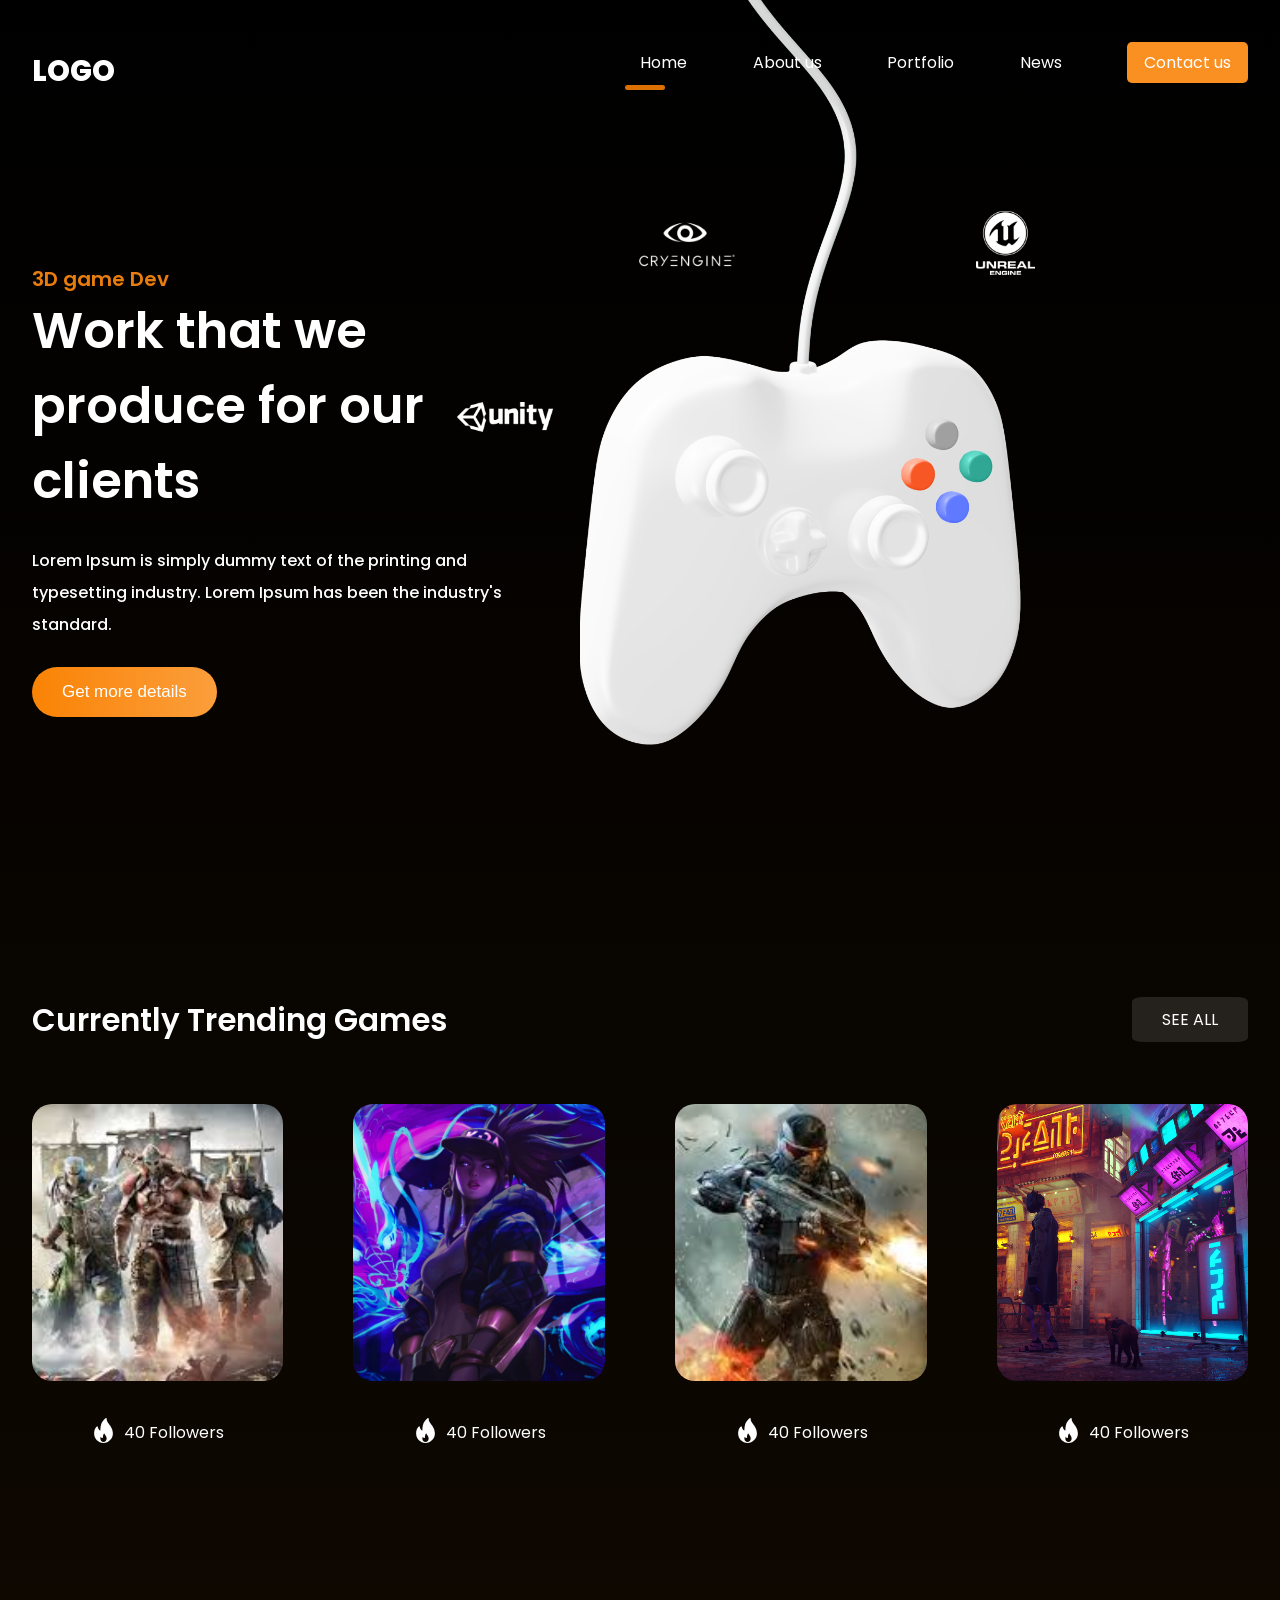
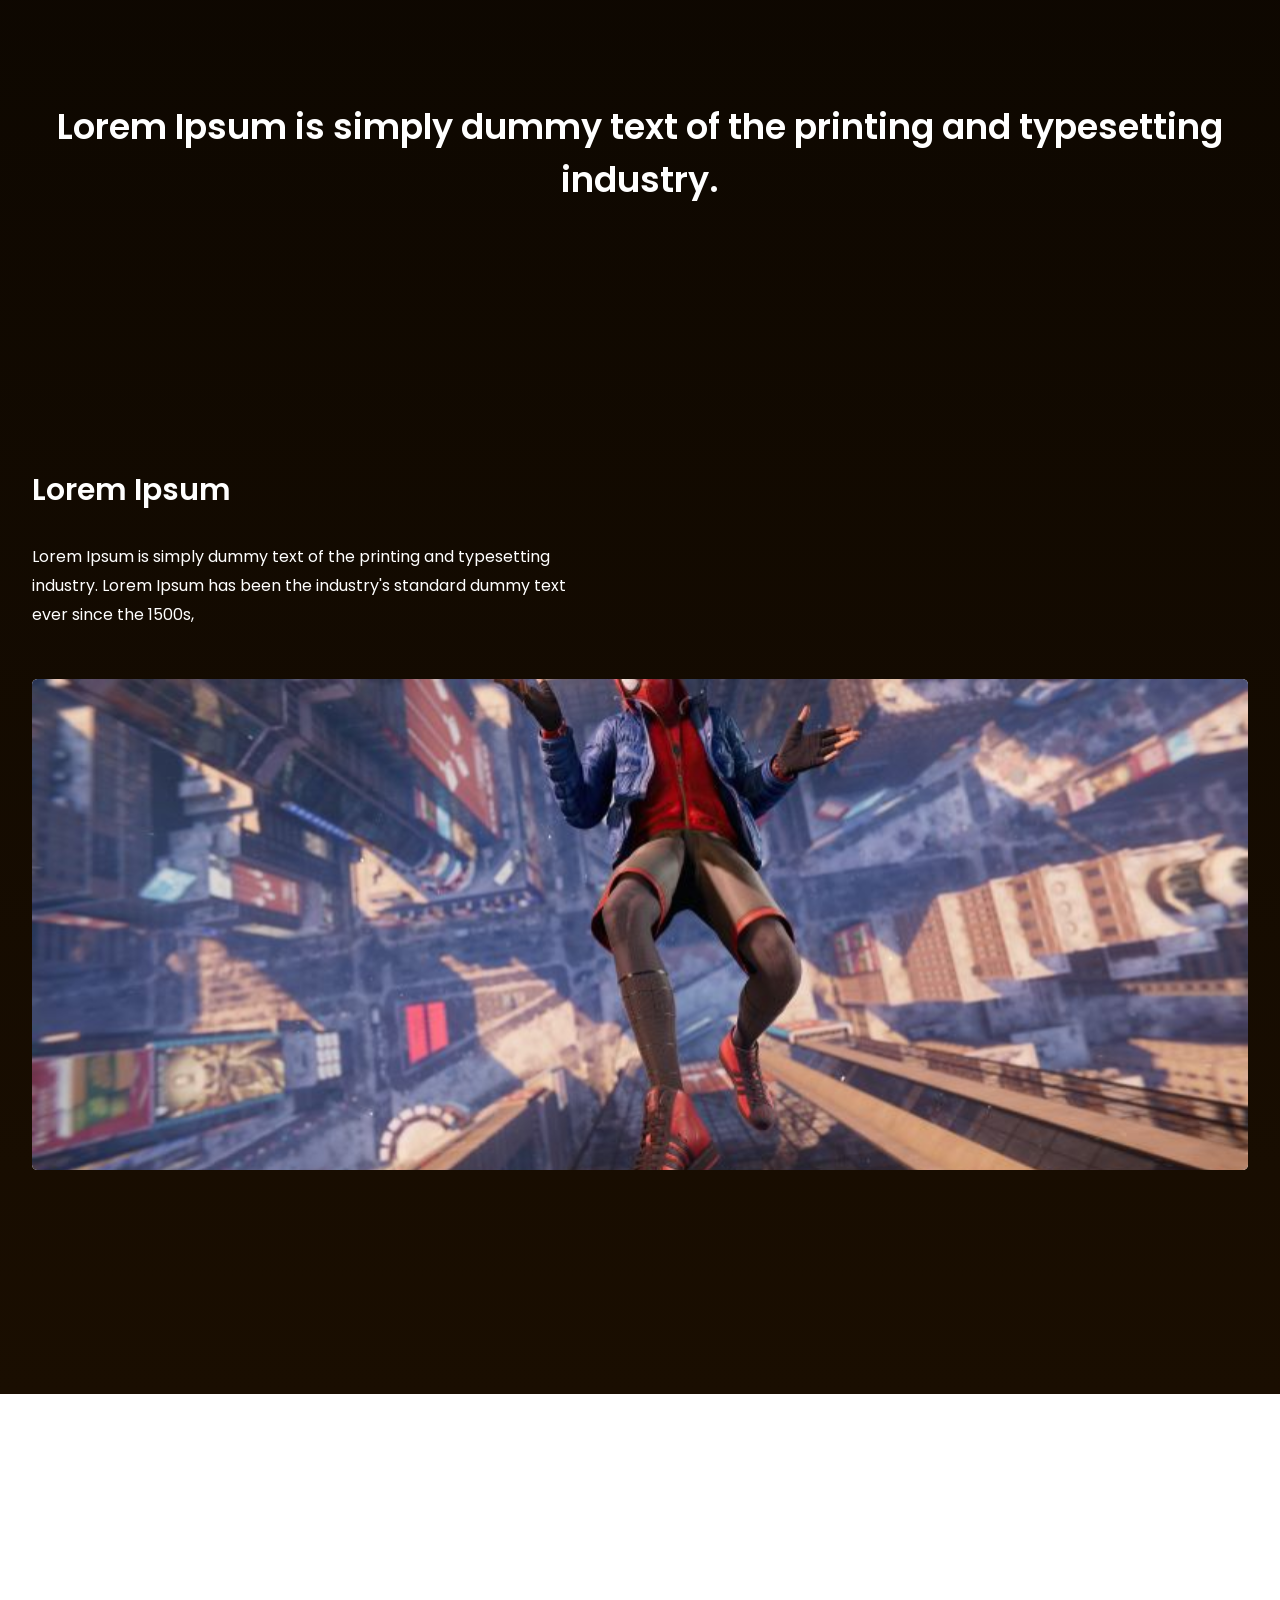
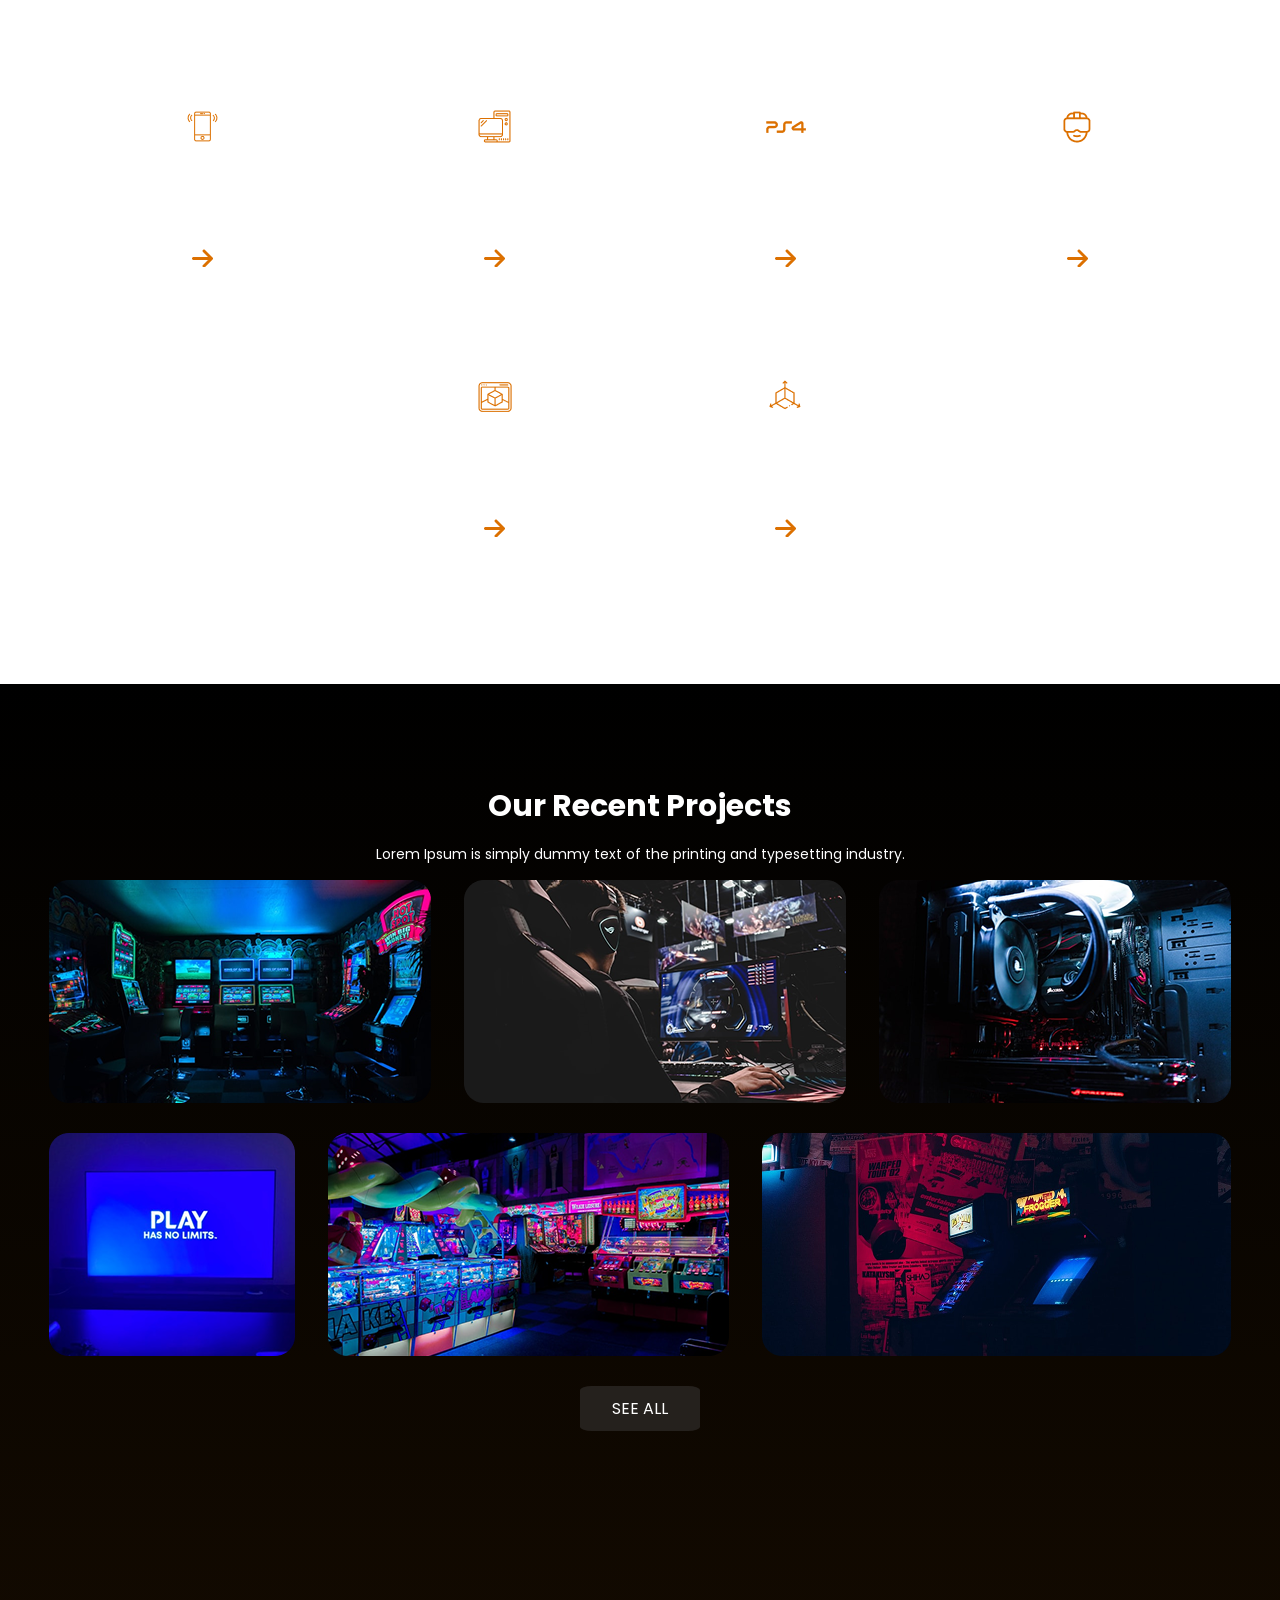
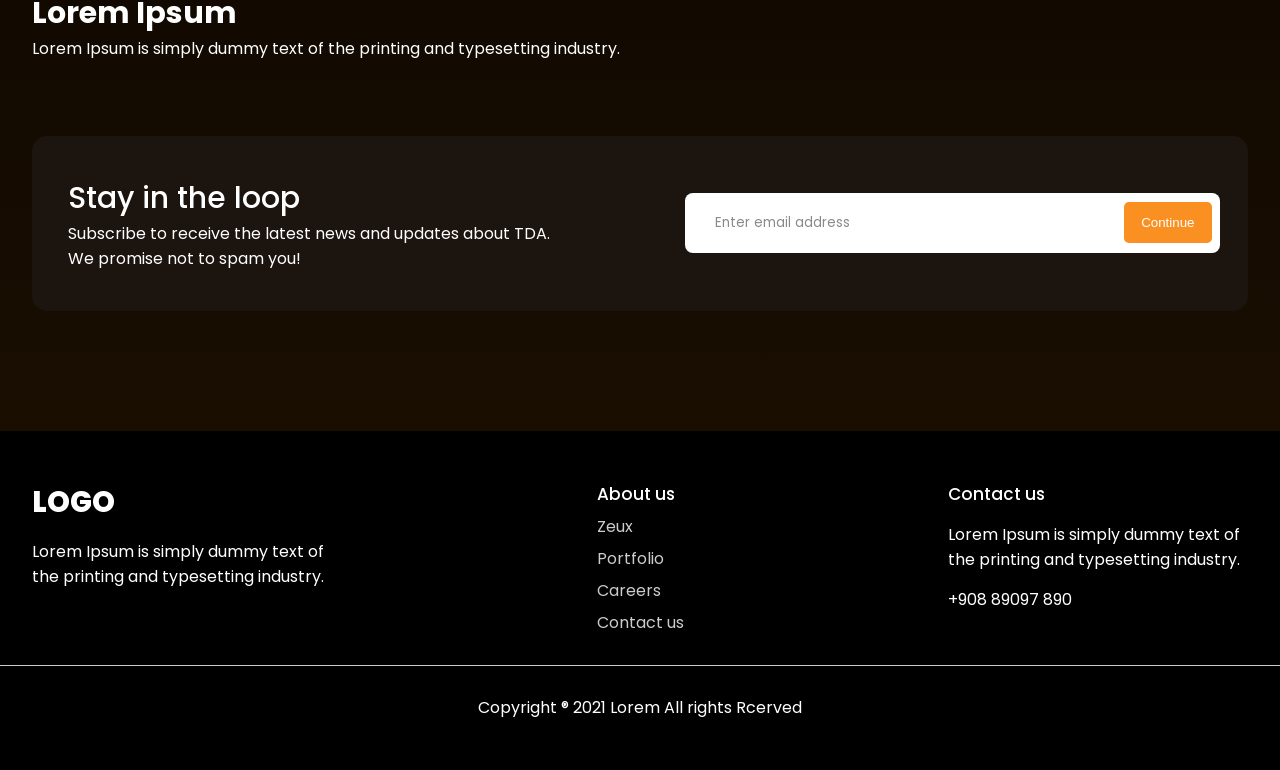
<file: index.html>
<!DOCTYPE html>
<html lang="en">
<head>
    <meta charset="UTF-8">
    <meta name="viewport" content="width=device-width, initial-scale=1.0">
    <title>Game Website</title>
    <link rel="stylesheet" href="/css/main.css">
</head>
<body>
    <div class="wrapper">
        <header class="container">
            <span class="logo">logo</span>
            <nav>
                <ul>
                    <li class="active"><a href="/">Home</a></li>
                    <li><a href="/about.html">About us</a></li>
                    <li><a href="#">Portfolio</a></li>
                    <li><a href="#">News</a></li>
                    <li class="btn"><a href="/contacts.html">Contact us</a></li>
                </ul>
            </nav>
            <div class="burger">
                <span></span>
                <span></span>
                <span></span>
            </div>
        </header>
    
        <div class="hero container">
            <div class="hero--info">
                <h2>3D game Dev</h2>
                <h1>Work that we produce for our clients</h1>
                <p>Lorem Ipsum is simply dummy text of the printing and typesetting industry. Lorem Ipsum has been the industry's standard.</p>
                <button class="btn">Get more details</button>
            </div>
            <img src="img/joystick.svg" alt="">
        </div>

        <div class="container trending">
            <a href="#" class="see-all">SEE ALL</a>
            <h3>Currently Trending Games</h3>
            <div class="games">
                <div class="block">
                    <img src="/img/game1.svg" alt="">
                    <span><img src="/img/fire.svg" alt="">40 Followers</span>
                </div>
                <div class="block">
                    <img src="/img/game2.svg" alt="">
                    <span><img src="/img/fire.svg" alt="">40 Followers</span>
                </div>
                <div class="block">
                    <img src="/img/game3.svg" alt="">
                    <span><img src="/img/fire.svg" alt="">40 Followers</span>
                </div>
                <div class="block">
                    <img src="/img/game4.svg" alt="">
                    <span><img src="/img/fire.svg" alt="">40 Followers</span>
                </div>
            </div>
        </div>

        <div class="container big-text">
            <p>Lorem Ipsum is simply dummy text of the printing and typesetting industry.</p>
        </div>

        <div class="container banner">
            <h3>Lorem Ipsum</h3>
            <p>Lorem Ipsum is simply dummy text of the printing and typesetting industry. Lorem Ipsum has been the industry's standard dummy text ever since the 1500s,</p>
            <img src="/img/banner.svg" alt="">
        </div>
    </div>

    <div class="features">
        <div class="container">
            <h3>Lorem Ipsum is simply dummy text of the printing and typesetting industry.</h3>
            <p>Lorem Ipsum is simply dummy text of the printing and typesetting industry. Lorem Ipsum has been the industry's standard dummy text ever since the 1500s,</p>
            <div class="info">
                <div class="block">
                    <img src="/img/feature1.png" alt="">
                    <p>Mobile Game Development</p>
                    <img src="/img/arrow.png" alt="">
                </div>
                <div class="block">
                    <img src="/img/feature2.png" alt="">
                    <p>PC Game Development</p>
                    <img src="/img/arrow.png" alt="">
                </div>
                <div class="block">
                    <img src="/img/feature3.png" alt="">
                    <p>PS4 Game Development</p>
                    <img src="/img/arrow.png" alt="">
                </div>
                <div class="block">
                    <img src="/img/feature4.png" alt="">
                    <p>AR/VR Solutions</p>
                    <img src="/img/arrow.png" alt="">
                </div>
                <div class="block">
                    <img src="/img/feature5.png" alt="">
                    <p>AR/ VR design</p>
                    <img src="/img/arrow.png" alt="">
                </div>
                <div class="block">
                    <img src="/img/feature6.png" alt="">
                    <p>3D Modelings</p>
                    <img src="/img/arrow.png" alt="">
                </div>
            </div>
        </div>
    </div>

    <div class="wrapper">
        <div class="container projects">
            <h3>Our Recent Projects</h3>
            <p>Lorem Ipsum is simply dummy text of the printing and typesetting industry.</p>
            <div class="images">
                <img src="/img/project1.png" alt="">
                <img src="/img/project2.png" alt="">
                <img src="/img/project3.png" alt="">
            </div>
            <div class="images">
                <img src="/img/project4.png" alt="">
                <img src="/img/project5.png" alt="">
                <img src="/img/project6.png" alt="">
            </div>
            <a href="" class="see-all">SEE ALL</a>
        </div>

        <div class="container email">
            <h3>Lorem Ipsum</h3>
            <p>Lorem Ipsum is simply dummy text of the printing and typesetting industry.</p>
            <div class="block">
                <div>
                    <h4>Stay in the loop</h4>
                    <p>Subscribe to receive the latest news and updates about TDA.
                        We promise not to spam you! </p>
                </div>
                <div>
                    <input type="email" id="emailField" placeholder="Enter email address">
                    <button onclick="checkEmail()">Continue</button>
                </div>
            </div>
        </div>
    </div>

    <footer>
        <div class="blocks container">
            <div>
                <span class="logo">logo</span>
                <p>Lorem Ipsum is simply dummy text of the printing and typesetting industry. </p>
            </div>
            <div>
                <h4>About us</h4>
                <ul>
                    <li>Zeux</li>
                    <li>Portfolio</li>
                    <li>Careers</li>
                    <li>Contact us</li>
                </ul>
            </div>
            <div>
                <h4>Contact us</h4>
                <p>Lorem Ipsum is simply dummy text of the printing and typesetting industry.</p>
                <p>+908 89097 890</p>
            </div>
        </div>
        <hr>
        <p>Copyright ® 2021 Lorem All rights Rcerved</p>
    </footer>

    <script>
        function checkEmail() {
            let email = document.querySelector('#emailField').value;
            if(!email.includes('@')) alert('Нет символа @');
            else if(!email.includes('.')) alert('Нет символа .');
            else alert('Всё отлично!')
        }
    </script>
    <script src="js/main.js"></script>
</body>
</html>
</file>
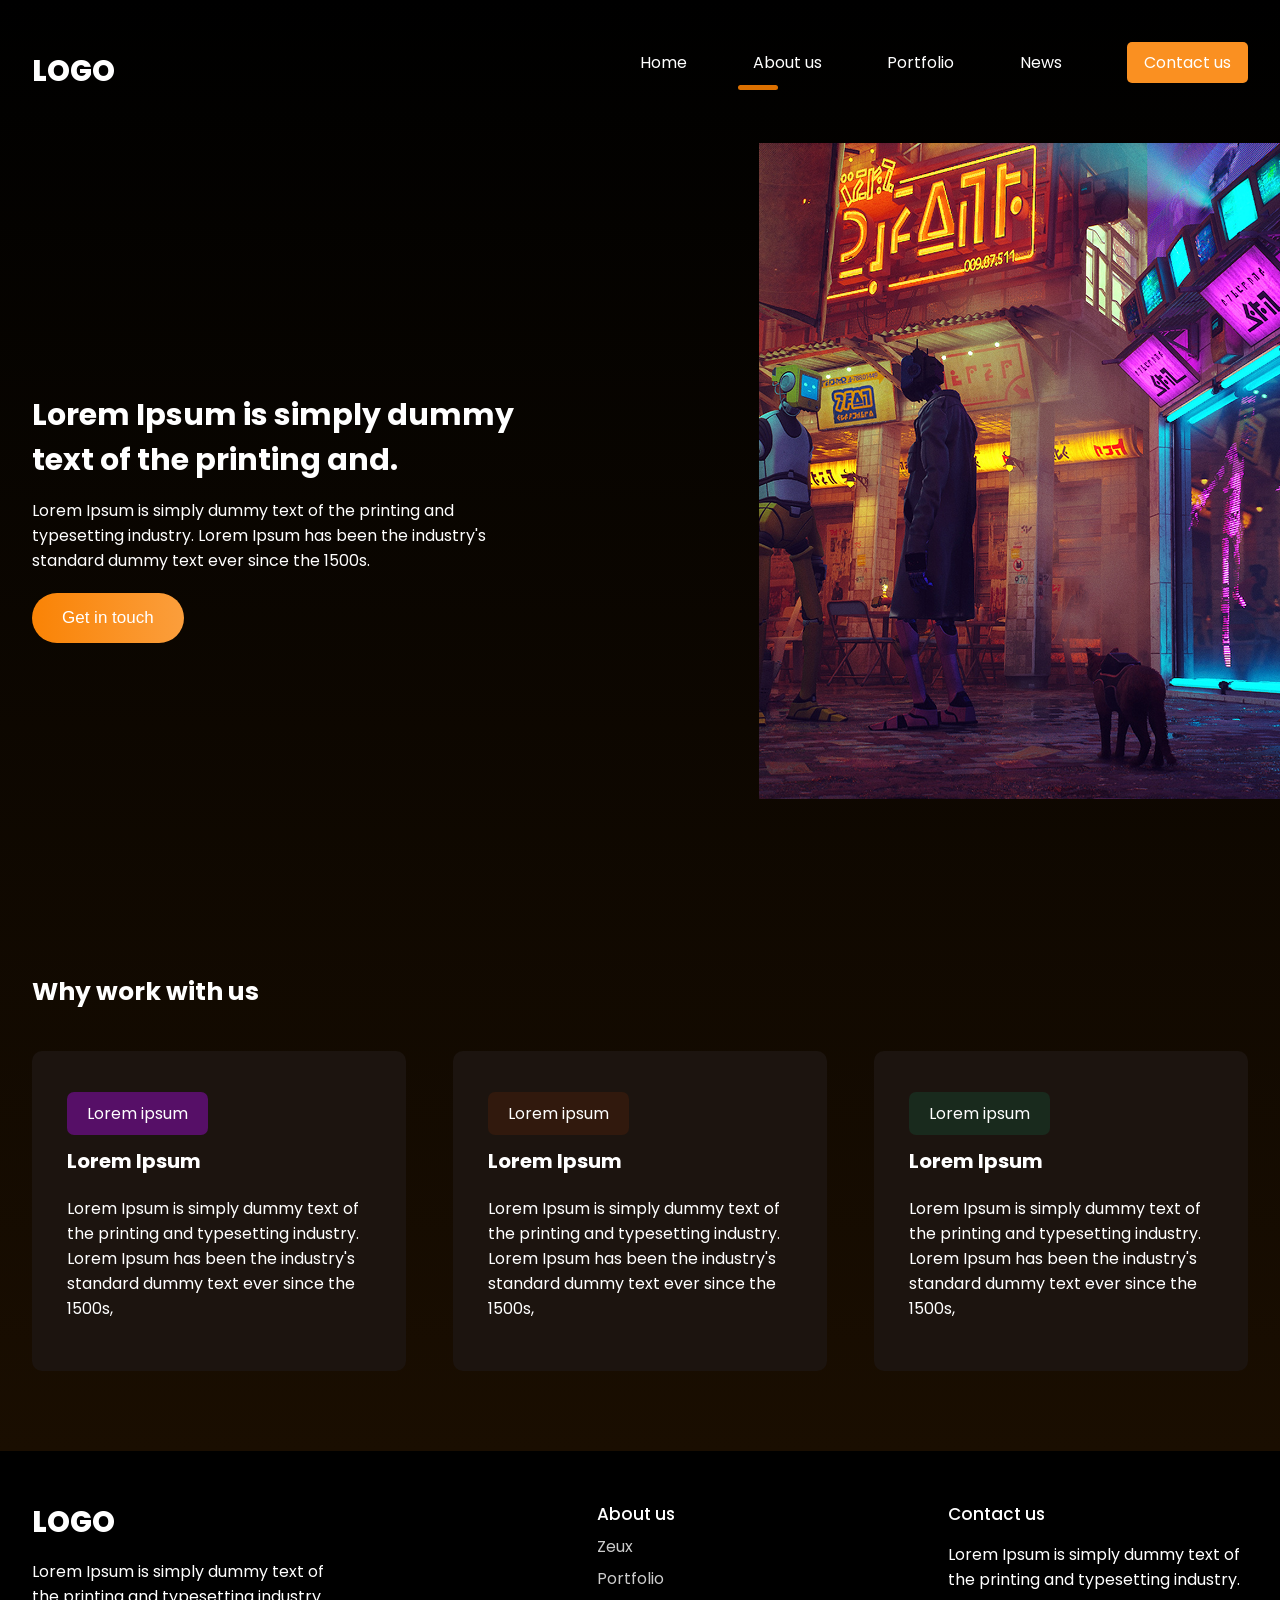
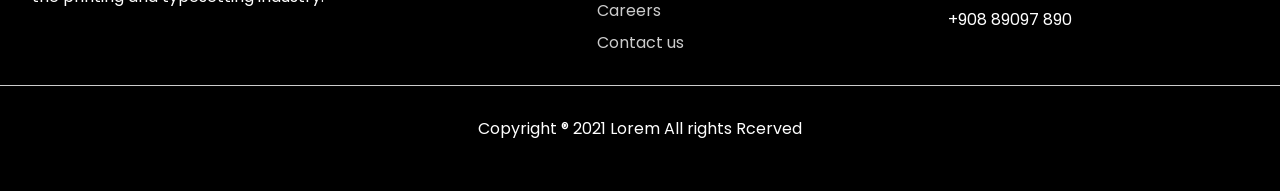
<file: about.html>
<!DOCTYPE html>
<html lang="en">
<head>
    <meta charset="UTF-8">
    <meta name="viewport" content="width=device-width, initial-scale=1.0">
    <title>Game Website</title>
    <link rel="stylesheet" href="/css/main.css">
</head>
<body>
    <div class="wrapper">
        <header class="container">
            <span class="logo">logo</span>
            <nav>
                <ul>
                    <li><a href="/">Home</a></li>
                    <li class="active"><a href="/about.html">About us</a></li>
                    <li><a href="#">Portfolio</a></li>
                    <li><a href="#">News</a></li>
                    <li class="btn"><a href="/contacts.html">Contact us</a></li>
                </ul>
            </nav>
            <div class="burger">
                <span></span>
                <span></span>
                <span></span>
            </div>
        </header>

        <div class="hero-about container">
            <div class="info">
                <h1>Lorem Ipsum is simply dummy text of the printing and.</h1>
                <p>Lorem Ipsum is simply dummy text of the printing and typesetting industry. Lorem Ipsum has been the industry's standard dummy text ever since the 1500s.</p>
                <button class="btn">Get in touch</button>
            </div>
            <img src="/img/about-banner.png" alt="">
        </div>

        <div class="container work">
            <h2>Why work with us</h2>
            <div class="blocks">
                <div class="block">
                    <span class="badge purple">Lorem ipsum</span>
                    <h3>Lorem Ipsum</h3>
                    <p>Lorem Ipsum is simply dummy text of the printing and typesetting industry. Lorem Ipsum has been the industry's standard dummy text ever since the 1500s,</p>
                </div>
                <div class="block">
                    <span class="badge brown">Lorem ipsum</span>
                    <h3>Lorem Ipsum</h3>
                    <p>Lorem Ipsum is simply dummy text of the printing and typesetting industry. Lorem Ipsum has been the industry's standard dummy text ever since the 1500s,</p>
                </div>
                <div class="block">
                    <span class="badge green">Lorem ipsum</span>
                    <h3>Lorem Ipsum</h3>
                    <p>Lorem Ipsum is simply dummy text of the printing and typesetting industry. Lorem Ipsum has been the industry's standard dummy text ever since the 1500s,</p>
                </div>
            </div>
        </div>
    </div>

    
    <footer>
        <div class="blocks container">
            <div>
                <span class="logo">logo</span>
                <p>Lorem Ipsum is simply dummy text of the printing and typesetting industry. </p>
            </div>
            <div>
                <h4>About us</h4>
                <ul>
                    <li>Zeux</li>
                    <li>Portfolio</li>
                    <li>Careers</li>
                    <li>Contact us</li>
                </ul>
            </div>
            <div>
                <h4>Contact us</h4>
                <p>Lorem Ipsum is simply dummy text of the printing and typesetting industry.</p>
                <p>+908 89097 890</p>
            </div>
        </div>
        <hr>
        <p>Copyright ® 2021 Lorem All rights Rcerved</p>
    </footer>
    <script src="js/main.js"></script>
</body>
</html>
</file>
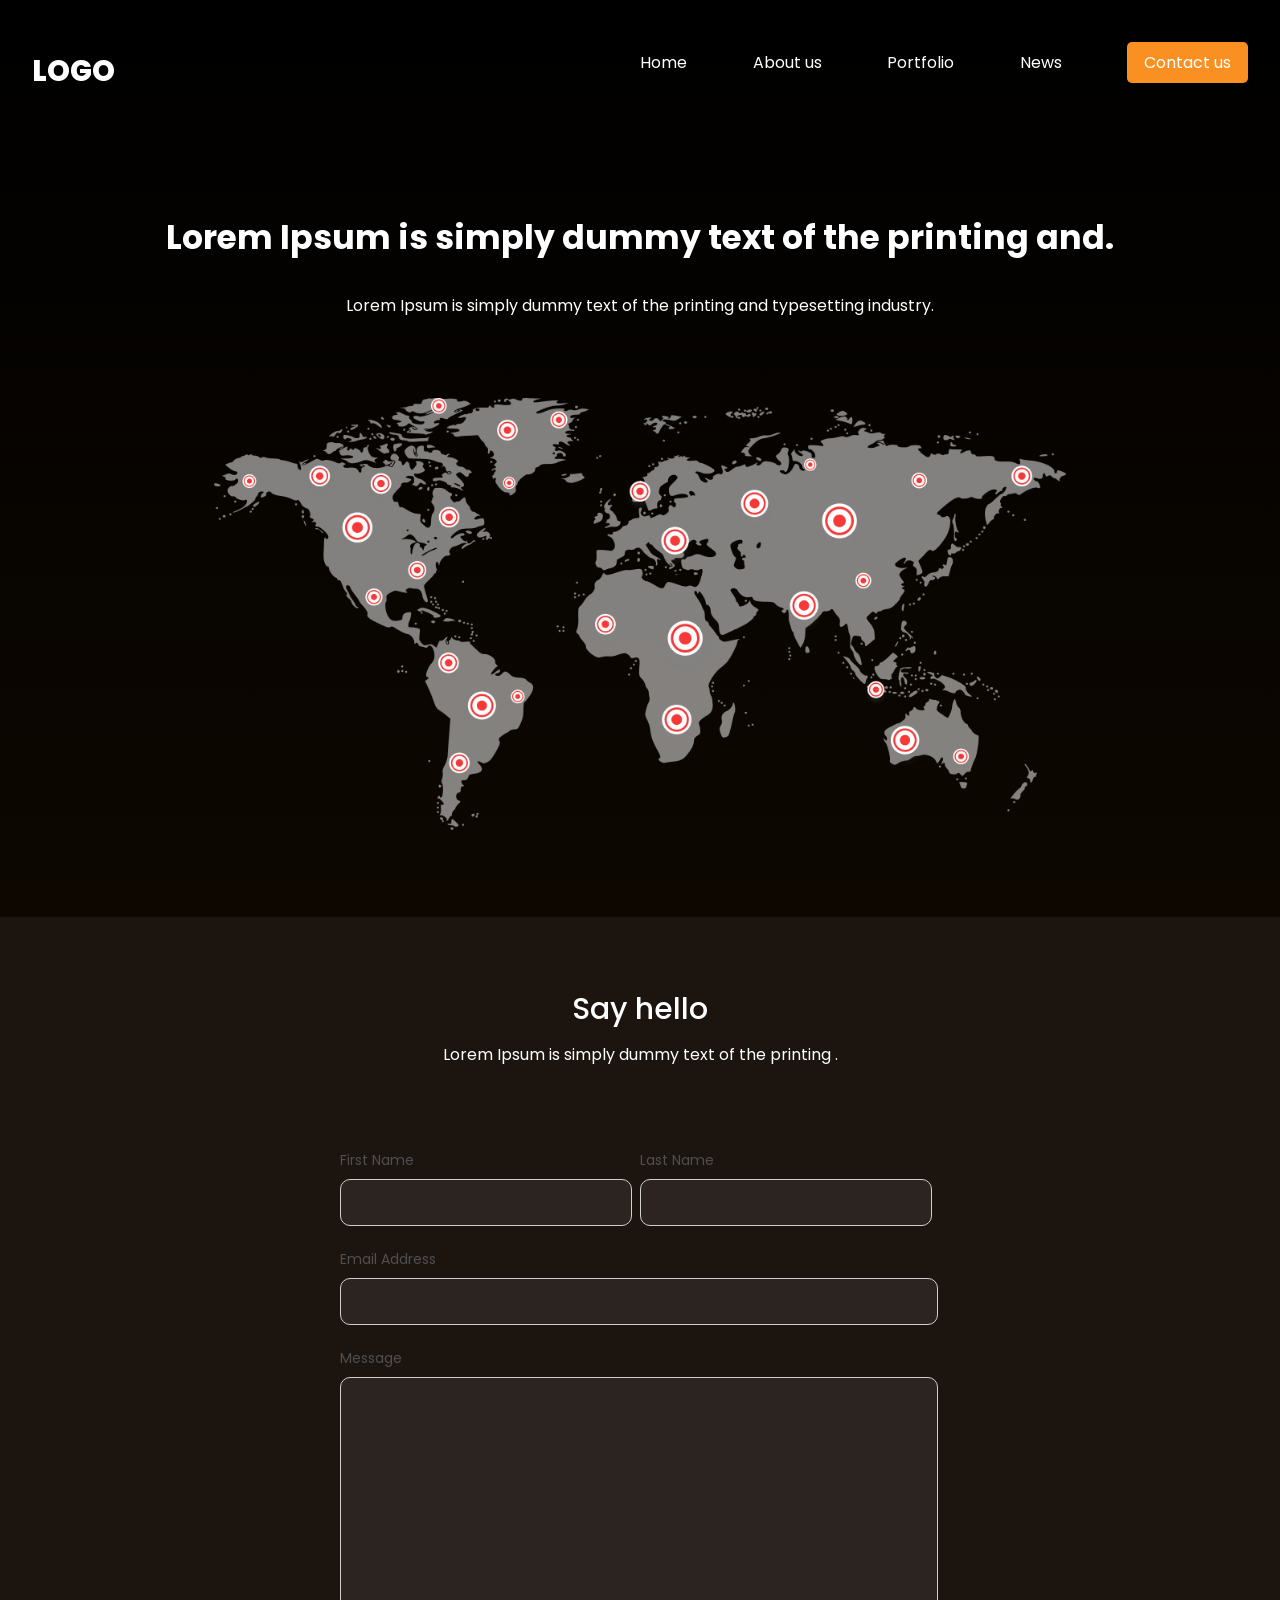
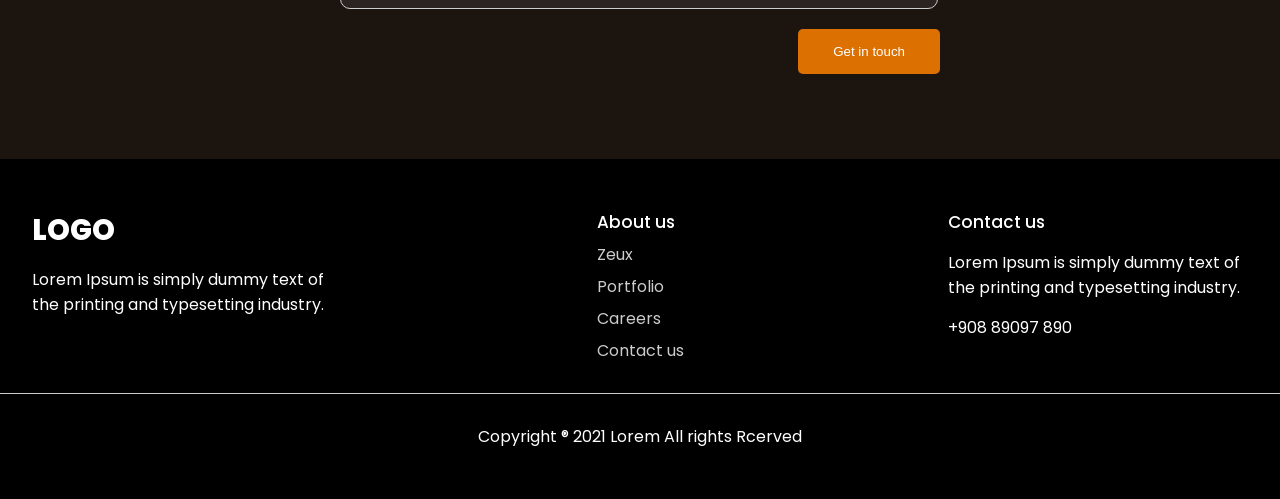
<file: contacts.html>
<!DOCTYPE html>
<html lang="en">
<head>
    <meta charset="UTF-8">
    <meta name="viewport" content="width=device-width, initial-scale=1.0">
    <title>Game Website</title>
    <link rel="stylesheet" href="/css/main.css">
</head>
<body>
    <div class="wrapper">
        <header class="container">
            <span class="logo">logo</span>
            <nav>
                <ul>
                    <li><a href="/">Home</a></li>
                    <li><a href="/about.html">About us</a></li>
                    <li><a href="#">Portfolio</a></li>
                    <li><a href="#">News</a></li>
                    <li class="btn"><a href="#">Contact us</a></li>
                </ul>
            </nav>
            <div class="burger">
                <span></span>
                <span></span>
                <span></span>
            </div>
        </header>

        <div class="container hero-contacts">
            <h1>Lorem Ipsum is simply dummy text of the printing and.</h1>
            <p>Lorem Ipsum is simply dummy text of the printing and typesetting industry. </p>
            <img src="/img/map.png" alt="">
        </div>

        <div class="feedback">
            <div class="container">
                <h2>Say hello</h2>
                <p>Lorem Ipsum is simply dummy text of the printing .</p>

                <form>
                    <div class="inline">
                        <div>
                            <label>First Name</label>
                            <input type="text">
                        </div>
                        <div>
                            <label>Last Name</label>
                            <input type="text">
                        </div>
                    </div>
                    <label>Email Address</label>
                    <input type="email" class="one-line">

                    <label>Message</label>
                    <textarea class="one-line"></textarea>

                    <button type="button">Get in touch</button>
                </form>
            </div>
        </div>
    </div>
    <footer>
        <div class="blocks container">
            <div>
                <span class="logo">logo</span>
                <p>Lorem Ipsum is simply dummy text of the printing and typesetting industry. </p>
            </div>
            <div>
                <h4>About us</h4>
                <ul>
                    <li>Zeux</li>
                    <li>Portfolio</li>
                    <li>Careers</li>
                    <li>Contact us</li>
                </ul>
            </div>
            <div>
                <h4>Contact us</h4>
                <p>Lorem Ipsum is simply dummy text of the printing and typesetting industry.</p>
                <p>+908 89097 890</p>
            </div>
        </div>
        <hr>
        <p>Copyright ® 2021 Lorem All rights Rcerved</p>
    </footer>
    <script src="js/main.js"></script>
</body>
</html>
</file>
<file: css/main.css>
@import url('https://fonts.googleapis.com/css2?family=Poppins:ital,wght@0,100;0,200;0,300;0,400;0,500;0,600;0,700;0,800;0,900;1,100;1,200;1,300;1,400;1,500;1,600;1,700;1,800;1,900&display=swap');

*{
    margin: 0;
    padding: 0;
}

body {
    font-family: "Poppins", sans-serif;
    font-weight: 400;
    color: #fff;
    font-size: 16px;
}

a {
    text-decoration: none;
}

img {
    max-width: 100%;
}

.wrapper {
    background: linear-gradient(180deg,rgba(0, 0, 0, 1) 0%, rgba(26, 14, 1, 1) 100%);
    width: 100%;
    overflow-x: hidden;
}

.container {
    width: 1400px;
    margin: 0 auto;
}

header {
    padding: 50px 0;
}

header .logo, footer .blocks .logo {
    text-transform: uppercase;
    font-size: 29px;
    font-weight: 800;
}

header nav {
    float: right;
    width: 50%;
}

header nav ul {
    list-style: none;
    display: flex;
    justify-content: space-between;
    z-index: 2;
    position: relative;
}

header nav ul li {
    display: inline-block;
}

header nav ul a {
    color: #fff;
}

header nav ul li.active::after{
    content: '';
    display: block;
    width: 40px;
    height: 5px;
    background: #DC7000;
    border-radius: 10px;
    position: relative;
    top: 10px;
    left: -15px;
}

header nav ul li:not(.active):not(.btn) a:hover {
    border-bottom: 5px solid #DC7000;
}

header nav ul li.btn a, .email .block button {
    background: #FA9021;
    padding: 9px 17px;
    border-radius: 5px;
    transition: all 500ms ease;
}

header nav ul li.btn a:hover, .email .block button:hover {
    background: #8f4a00;
}

.hero {
    padding-bottom: 100px;
    position: relative;
    z-index: 1;
}

.hero--info {
    width: 530px;
    padding-top: 121px;
}

.hero--info h2 {
    font-size: 20px;
    font-weight: 600;
    color: #E87D0E;
}

.hero--info h1 {
    font-size: 50px;
    font-weight: 600;
}

.hero--info p {
    font-weight: 500;
    line-height: 200%;
    margin: 26px 0;
}

.hero--info .btn, .hero-about .info .btn  {
    background: linear-gradient(90deg,rgba(250, 131, 5, 1) 0%, rgba(251, 158, 60, 1) 100%);
    color: #fff;
    border-radius: 40px;
    padding: 15px 30px;
    border: 0;
    transition: all 500ms ease;
    font-size: 17px;
}

.hero--info .btn:hover, .hero-about .info .btn:hover {
    cursor: pointer;
    transform: scale(1.1);
}

.hero img {
    position: absolute;
    top: -150px;
    right: 0;
}

/* Секция с играми */

.trending{
    padding-top: 180px;
}
.trending h3 {
    font-weight: 600;
    font-size: 31px;
}

.trending .see-all, .projects .see-all {
    color: #fff;
    background: #25211D;
    border-radius: 10%;
    padding: 10px 30px;
    float: right;
    display: block;
    transition: all 500ms ease;
}


.trending .see-all:hover, .projects .see-all:hover{
    transform: scale(1.1);
}

.trending .games {
    display: flex;
    justify-content: space-between;
    width: 100%;
    padding: 60px 0;
}

.trending .games span{
    display: block;
    text-align: center;
    margin-top: 25px;
}

.trending .games span img {
    position: relative;
    top: 5px;
    margin-right: 8px;
}

.big-text{
    padding: 195px 0;
    font-size: 35px;
    font-weight: 600;
    text-align: center;
    width: 800px;
}


.banner{
    padding: 67px 0;
}

.banner h3{
    font-weight: 600;
    font-size: 30px;
    margin-bottom: 30px;
}

.banner p {
    line-height: 180%;
    margin-bottom: 50px;
    width: 550px;
}

.banner img {
    width: 100%;
    margin-bottom: 150px;
}

/* Секция с изображением */

.features {
    background: url(/img/BG.png) no-repeat center center fixed;
    background-size: cover;
    padding: 80px 0;
}

.features h3 {
    margin-bottom: 25px;
    font-weight: 600;
    font-size: 30px;
    text-align: center;
    max-width: 800px;
    margin-left: auto;
    margin-right: auto;
}

.features p {
    margin-bottom: 25px;
    text-align: center;
    max-width: 800px;
    margin-left: auto;
    margin-right: auto;
}

.features .info {
    display: flex;
    justify-content: center;
    flex-wrap: wrap;
}

.features .info .block {
    text-align: center;
    width: 20%;
    margin: 30px 2%;
}

.features .info .block img {
    margin-bottom: 30px;
}

.projects {
    padding: 100px 0;

}

.projects h3 {
    font-size: 30px;
    text-align: center;
}

.projects p {
    margin: 15px 0;
    text-align: center;
    font-size: 14px;
}

.projects .images {
    display: flex;
    justify-content: space-around;
    margin-bottom: 30px;
}

.projects .see-all {
    float: none;
    width: 60px;
    text-align: center;
    margin: 0 auto;
}

/*Нижняя часть*/

.email {
    padding-bottom: 120px;
}

.email h3 {
    margin-top: 60px;
    font-size: 30px;
}

.email .block {
    background: #1C140F;
    margin-top: 75px;
    border-radius: 15px;
    padding: 40px 3%;
    width: 94%;
    display: flex;
    justify-content: space-between;
    align-items: center;
}

.email .block h4 {
    font-size: 30px;
    font-weight: 500;
}

.email .block p {
    width: 500px;
}

.email .block input {
    background: #fff;
    outline: none;
    border: 0;
    border-radius: 8px;
    width: 385px;
    font-family: "Poppins", sans-serif;
    font-weight: 400;
    padding: 20px 30px;
    position: relative;
    right: -100px;
    z-index: 1;
    padding-right: 120px;
}

.email .block input::placeholder{
    color: #898989;
}


.email .block button {
    cursor: pointer;
    border: none;
    padding: 13px 17px;
    position: relative;
    z-index: 2;
    color: #fff;
}

/*Страница про нас*/
.hero-about {
    position: relative;
}

.hero-about .info {
    width: 500px;
    padding: 250px 0;
}

.hero-about .info h1 {
    margin-bottom: 15px;
    font-size: 30px;
}

.hero-about .info .btn {
    margin-top: 20px;
}

.hero-about img {
    position: absolute;
    right: -250px;
    top: 0;
}

.work {
    padding: 80px 0;
}

.work h2 {
    font-size: 25px;
    margin-bottom: 40px;
}

.work .blocks {
    display: flex;
    justify-content: space-between;
}

.work .blocks .block {
    width: 25%;
    border-radius: 10px;
    padding: 50px 35px;
    background: #1C140F;
}

.work .blocks .block h3 {
    font-size: 20px;
    margin: 20px 0;
}

.work .blocks .block .badge {
    border-radius: 7px;
    padding: 10px 20px;
}

.work .blocks .block .badge.purple{
    background: #560F67;
}

.work .blocks .block .badge.brown{
    background: #31190D;
}

.work .blocks .block .badge.green{
    background: #192A1D;
}

/*Footer*/
footer {
    background: #000;
    padding: 50px 0;
}

footer .blocks {
    display: flex;
    justify-content: space-between;
}

footer .blocks p {
    width: 300px;
    margin: 15px 0;
}

footer .blocks h4 {
    font-weight: 500;
    font-size: 17px;
}

footer .blocks ul {
    list-style: none;
}

footer .blocks li {
    margin-top: 7px;
    opacity: 0.8;
}

footer hr {
    margin: 30px 0;
    border: 0;
    height: 0.6px;
    background: #ccc;
}

footer > p {
    text-align: center;
}

/*Страница контакты*/
.hero-contacts h1{
    text-align: center;
    margin-top: 70px;
    margin-bottom: 30px;
    font-size: 33px;
}

.hero-contacts p {
    text-align: center;
}

.hero-contacts img {
    width: 70%;
    margin: 80px 15%;
}

.feedback {
    padding: 70px 0;
    background: #1C140F;
}

.feedback h2 {
    font-weight: 500;
    text-align: center;
    font-size: 30px;
}

.feedback p {
    text-align: center;
    margin-top: 10px;
}

.feedback form {
    margin: 80px auto;
    width: 600px;
}

.feedback form .inline {
    display: flex;
    justify-content: space-between;
}

.feedback form .inline > div {
    width: 50%;
}

.feedback form label {
    color: #4F4F4F;
    font-size: 14px;
}

.feedback form input,.feedback form textarea {
    background: #2C2420;
    border-radius: 10px;
    border: 0.6px solid #CECECE;
    display: block;
    width: 90%;
    padding: 15px 10px;
    outline: none;
    color: #fff;
    margin-top: 7px;
    margin-bottom: 20px;
}

.feedback form .one-line {
    width: 96%;
}

.feedback form textarea {
    resize: none;
    height: 200px;
}

.feedback form button {
    background: #DC7000;
    border-radius: 5px;
    border: none;
    float: right;
    cursor: pointer;
    color: #fff;
    padding: 15px 35px;
    transition: all 500ms ease;
}

.feedback form button:hover {
    background: #8b4a04;
}

/* ========== АДАПТИВНОСТЬ ========== */

/* Планшеты */
@media (max-width: 1440px) {
    .container {
        width: 95%;
    }
}

@media (max-width: 1024px) {
    .container {
        width: 90%;
    }

    header nav {
        width: 60%;
    }

    .hero--info {
        width: 450px;
        padding-top: 80px;
    }

    .hero--info h1 {
        font-size: 40px;
    }

    .hero img {
        width: 400px;
        top: -80px;
    }

    .trending .games {
        flex-wrap: wrap;
        gap: 30px;
        justify-content: center;
    }

    .trending .games .block {
        width: 45%;
    }

    .big-text {
        width: 100%;
        padding: 120px 0;
        font-size: 28px;
    }

    .banner p {
        width: 100%;
    }

    .features .info .block {
        width: 28%;
    }

    .projects .images {
        flex-wrap: wrap;
        gap: 20px;
        justify-content: center;
    }

    .projects .images img {
        width: 30%;
    }

    .email .block {
        flex-direction: column;
        text-align: center;
        gap: 25px;
    }

    .email .block p {
        width: 100%;
    }

    .email .block input {
        right: 0;
        width: 300px;
        padding-right: 30px;
    }

    .hero-about img {
        right: -150px;
        width: 450px;
    }

    .hero-about .info {
        width: 400px;
        padding: 150px 0;
    }

    .work .blocks {
        flex-wrap: wrap;
        gap: 20px;
    }

    .work .blocks .block {
        width: 48%;
    }
}

/* Мобильные */
@media (max-width: 768px) {
    header {
        padding: 30px 0;
        position: relative;
    }

    header .logo {
        font-size: 24px;
    }

    header nav {
        float: none;
        width: 100%;
        position: static;
    }

    header nav ul {
        display: none;
        position: absolute;
        top: 100%;
        left: 0;
        width: 100%;
        background: rgba(0, 0, 0, 0.97);
        flex-direction: column;
        text-align: center;
        padding: 30px 0;
        gap: 20px;
        z-index: 99;
    }

    header nav ul.active {
        display: flex;
    }

    header nav ul li.active::after {
        left: 50%;
        transform: translateX(-50%);
    }

    /* Бургер */
    .burger {
        display: flex;
        flex-direction: column;
        gap: 5px;
        cursor: pointer;
        position: absolute;
        right: 0;
        top: 35px;
        z-index: 100;
    }

    .burger span {
        width: 28px;
        height: 3px;
        background: #DC7000;
        border-radius: 3px;
    }

    .hero {
        padding-bottom: 50px;
    }

    .hero--info {
        width: 100%;
        padding-top: 40px;
        text-align: center;
    }

    .hero--info h1 {
        font-size: 32px;
    }

    .hero--info p {
        font-size: 15px;
    }

    .hero img {
        position: relative;
        top: auto;
        right: auto;
        width: 250px;
        display: block;
        margin: 30px auto 0;
    }

    .trending {
        padding-top: 60px;
    }

    .trending h3 {
        font-size: 24px;
    }

    .trending .see-all {
        float: none;
        display: inline-block;
        margin-bottom: 20px;
    }

    .trending .games .block {
        width: 100%;
    }

    .big-text {
        padding: 60px 0;
        font-size: 22px;
    }

    .banner h3 {
        font-size: 24px;
    }

    .banner img {
        margin-bottom: 60px;
    }

    .features h3 {
        font-size: 24px;
    }

    .features .info .block {
        width: 40%;
    }

    .projects h3 {
        font-size: 24px;
    }

    .projects .images img {
        width: 45%;
    }

    .email h3 {
        font-size: 24px;
    }

    .email .block h4 {
        font-size: 22px;
    }

    .email .block input {
        width: 250px;
    }

    .hero-about {
        text-align: center;
    }

    .hero-about .info {
        width: 100%;
        padding: 80px 0;
    }

    .hero-about img {
        position: relative;
        right: auto;
        top: auto;
        width: 280px;
        display: block;
        margin: 0 auto 30px;
    }

    .work h2 {
        text-align: center;
    }

    .work .blocks .block {
        width: 100%;
    }

    .hero-contacts h1 {
        font-size: 26px;
        margin-top: 40px;
    }

    .hero-contacts img {
        width: 90%;
        margin: 40px 5%;
    }

    .feedback h2 {
        font-size: 24px;
    }

    .feedback form {
        width: 100%;
        padding: 0 15px;
    }

    .feedback form .inline {
        flex-direction: column;
    }

    .feedback form .inline > div {
        width: 100%;
    }

    .feedback form input,
    .feedback form textarea {
        width: 100%;
    }

    .feedback form .one-line {
        width: 100%;
    }

    .feedback form button {
        float: none;
        width: 100%;
        margin-top: 10px;
    }

    footer .blocks {
        flex-direction: column;
        gap: 30px;
        text-align: center;
    }

    footer .blocks p {
        width: 100%;
    }
}

@media (max-width: 480px) {
    .hero--info h1 {
        font-size: 26px;
    }

    .features .info .block {
        width: 80%;
    }

    .projects .images img {
        width: 90%;
    }

    .trending .games {
        padding: 30px 0;
    }
}
</file>
